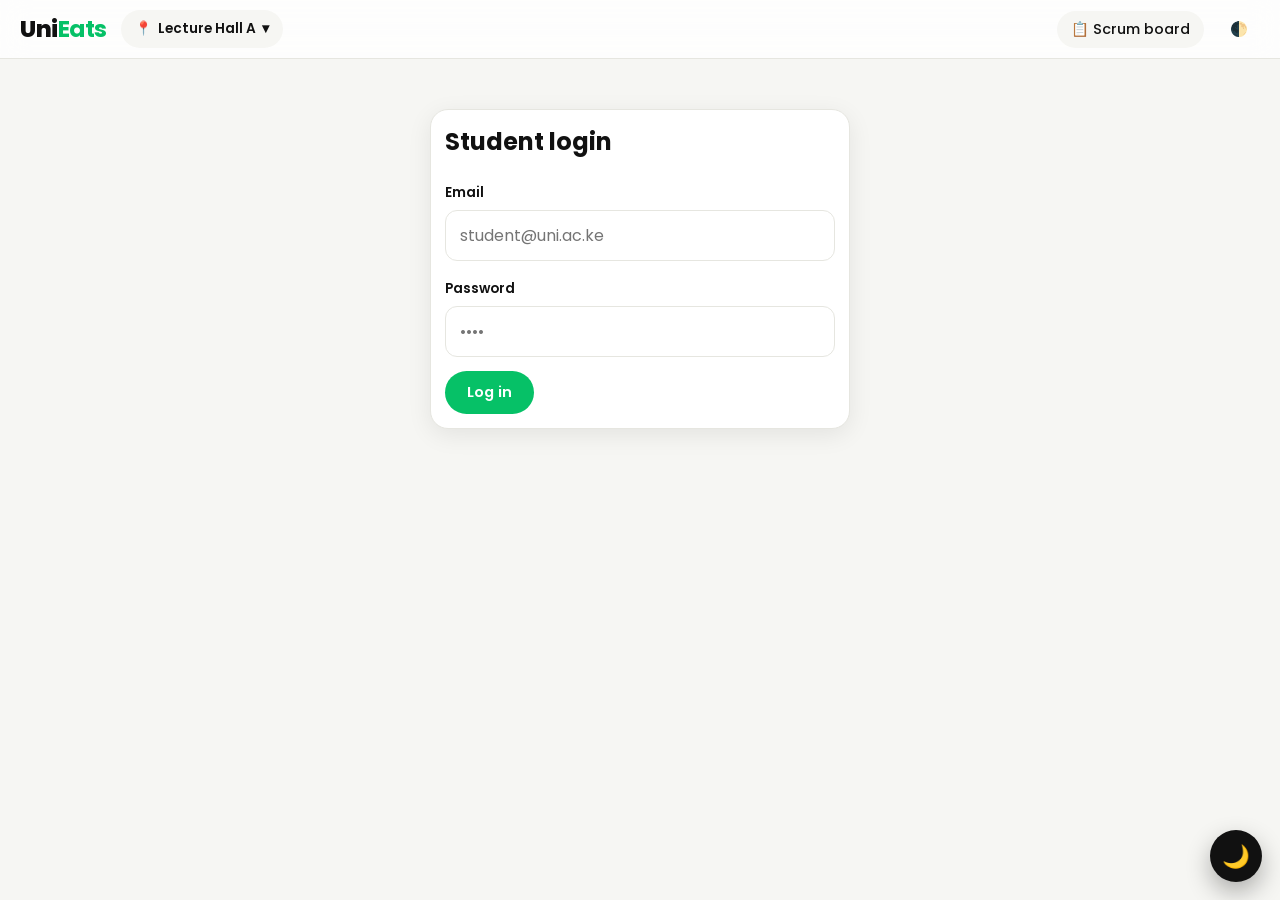
<file: public/index.html>
<!doctype html>
<html lang="en">
  <head>
    <meta charset="UTF-8" />
    <meta name="viewport" content="width=device-width, initial-scale=1" />
    <title>UniEats – Campus food delivered to your lecture hall</title>
    <link rel="stylesheet" href="style.css?v=3" />
  </head>
  <body>
   <header>
  <h1 class="logo" onclick="go('menu')">Uni<b>Eats</b></h1>
  <button class="loc-pill" onclick="openLoc()" aria-label="Change delivery location">📍 <span id="locLabel">Set location</span> ▾</button>
  <a class="board-link" href="board.html">📋 Scrum board</a>
  <nav id="nav"></nav>
</header>
    <main id="app"></main>
    <div
      class="modal"
      id="locModal"
      onclick="if (event.target === this) closeLoc();"
    >
      <div class="sheet">
        <h2 style="margin-top: 0">Where should we deliver?</h2>
        <label for="locHall">Lecture hall / building</label>
        <select id="locHall"></select>
        <label for="locNote">Extra details (floor, door, landmark)</label>
        <input id="locNote" placeholder="e.g. 2nd floor, near the stairs" />
        <button class="ghost" onclick="useGPS()">
          📡 Use my current location
        </button>
        <p class="muted" id="gpsMsg"></p>
        <div class="row">
          <button class="ghost" onclick="closeLoc()">Cancel</button
          ><button class="p" onclick="saveLoc()">Save location</button>
        </div>
      </div>
    </div>
    <div class="toast" id="toast"></div>
    <button class="theme-fab" onclick="toggleDark()" aria-label="Switch dark or light mode"></button>
    <script src="app.js?v=3"></script>
  </body>
</html>
</file>
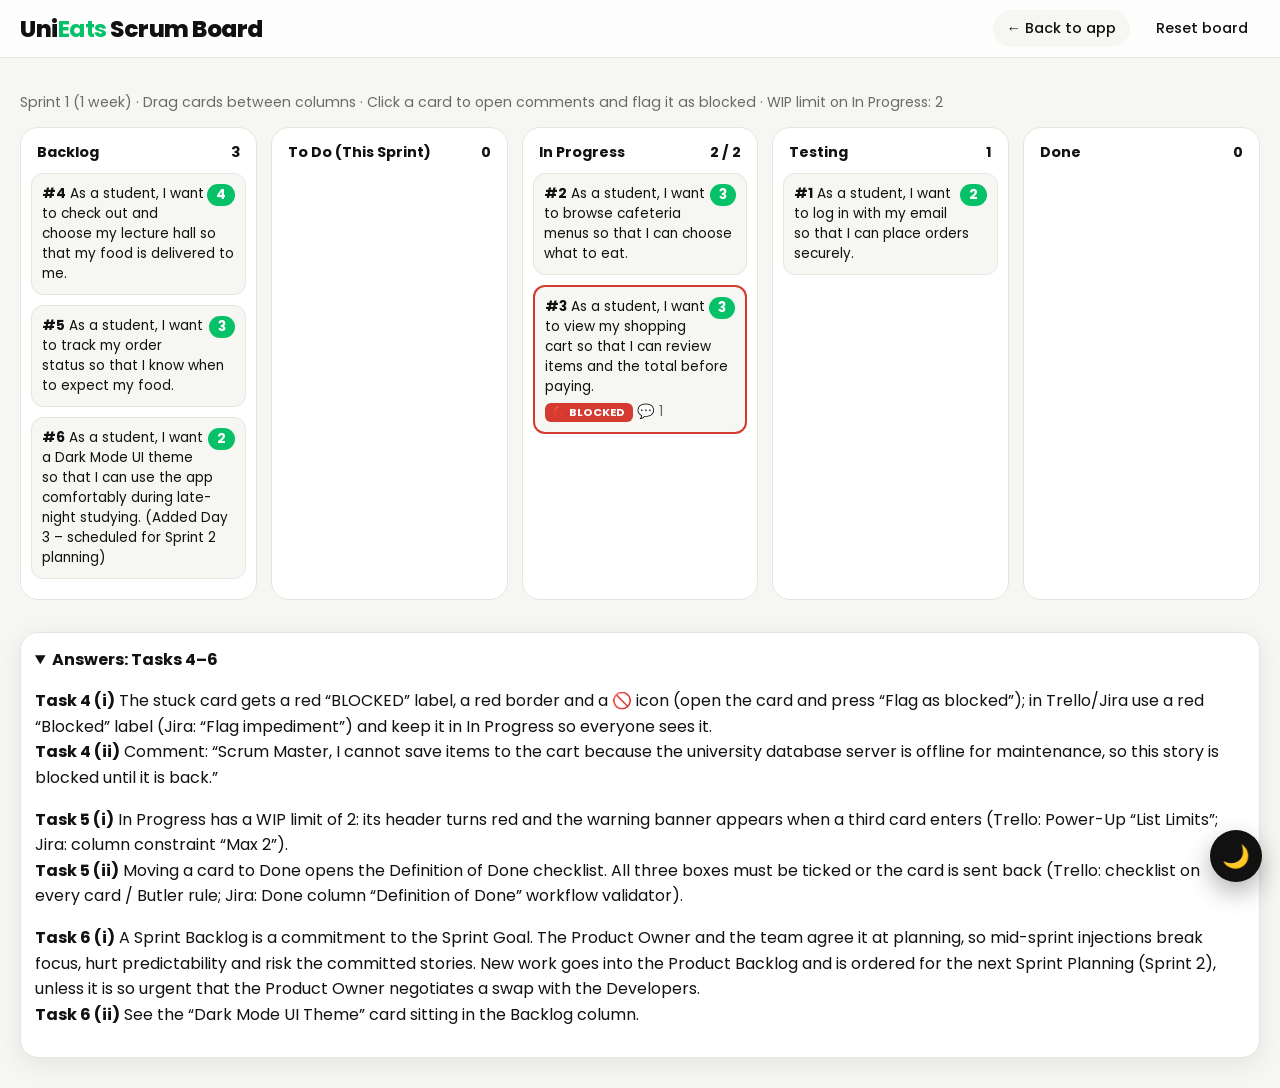
<file: public/board.html>
<!doctype html>
<html lang="en">
  <head>
    <meta charset="UTF-8" />
    <meta name="viewport" content="width=device-width, initial-scale=1" />
    <title>UniEats – Scrum Board (SIT 403 CAT 1)</title>
    <link rel="stylesheet" href="style.css?v=3" />
    <link rel="stylesheet" href="board.css?v=3" />
  </head>
  <body>
    <header>
  <h1 class="logo"><a href="index.html" style="color:inherit;text-decoration:none">Uni<b>Eats</b></a> Scrum Board</h1>
  <a class="board-link" href="index.html">← Back to app</a>
  <nav><button onclick="resetBoard()">Reset board</button></nav>
</header>
    <div class="wrap">
      <p class="muted">
        Sprint 1 (1 week) · Drag cards between columns · Click a card to open
        comments and flag it as blocked · WIP limit on In Progress: 2
      </p>
      <div id="warn" class="warn" hidden>
        ⚠ WIP limit exceeded: more than 2 stories are In Progress. Finish or
        test one before starting another.
      </div>
      <div class="board" id="board"></div>
      <details class="card" open>
        <summary><b>Answers: Tasks 4–6</b></summary>
        <p>
          <b>Task 4 (i)</b> The stuck card gets a red “BLOCKED” label, a red
          border and a 🚫 icon (open the card and press “Flag as blocked”); in
          Trello/Jira use a red “Blocked” label (Jira: “Flag impediment”) and
          keep it in In Progress so everyone sees it.<br /><b>Task 4 (ii)</b>
          Comment: “Scrum Master, I cannot save items to the cart because the
          university database server is offline for maintenance, so this story
          is blocked until it is back.”
        </p>
        <p>
          <b>Task 5 (i)</b> In Progress has a WIP limit of 2: its header turns
          red and the warning banner appears when a third card enters (Trello:
          Power-Up “List Limits”; Jira: column constraint “Max 2”).<br /><b
            >Task 5 (ii)</b
          >
          Moving a card to Done opens the Definition of Done checklist. All
          three boxes must be ticked or the card is sent back (Trello: checklist
          on every card / Butler rule; Jira: Done column “Definition of Done”
          workflow validator).
        </p>
        <p>
          <b>Task 6 (i)</b> A Sprint Backlog is a commitment to the Sprint Goal.
          The Product Owner and the team agree it at planning, so mid-sprint
          injections break focus, hurt predictability and risk the committed
          stories. New work goes into the Product Backlog and is ordered for the
          next Sprint Planning (Sprint 2), unless it is so urgent that the
          Product Owner negotiates a swap with the Developers.<br /><b
            >Task 6 (ii)</b
          >
          See the “Dark Mode UI Theme” card sitting in the Backlog column.
        </p>
      </details>
    </div>
    <div class="modal" id="dod">
      <div class="sheet">
        <h2 style="margin-top: 0">Definition of Done</h2>
        <p class="muted" id="dodTitle"></p>
        <label
          ><input type="checkbox" class="dc" /> Runs in a web browser without
          crashing</label
        >
        <label
          ><input type="checkbox" class="dc" /> Tested and approved by another
          teammate</label
        >
        <label
          ><input type="checkbox" class="dc" /> Working UI with no broken
          links</label
        >
        <p class="err" id="dodErr"></p>
        <div class="row">
          <button class="ghost" onclick="dodCancel()">Back to Testing</button
          ><button class="p" onclick="dodOk()">Move to Done</button>
        </div>
      </div>
    </div>
    <div class="modal" id="cardM"><div class="sheet" id="cardSheet"></div></div>
    <button class="theme-fab" onclick="toggleDark()" aria-label="Switch dark or light mode"></button>
    <script src="board.js?v=3"></script>
  </body>
</html>
</file>
<file: public/style.css>
/* UniEats – delivery-app theme */
@import url("https://fonts.googleapis.com/css2?family=Poppins:wght@400;500;600;700;800&display=swap");
:root {
  --bg: #f6f6f3;
  --card: #fff;
  --text: #111;
  --muted: #6b6b66;
  --accent: #06c167;
  --accent2: #04a054;
  --hot: #ff5a36;
  --line: #e6e6e0;
  --shadow: 0 6px 24px rgba(0, 0, 0, 0.08);
  --r: 18px;
}
body.dark {
  --bg: #0e0f0e;
  --card: #1a1c1a;
  --text: #f3f5f2;
  --muted: #9aa39c;
  --line: #2a2e2a;
  --shadow: 0 6px 24px rgba(0, 0, 0, 0.5);
}
* {
  box-sizing: border-box;
}
html {
  scroll-behavior: smooth;
}
body {
  margin: 0;
  font-family:
    Poppins,
    system-ui,
    Segoe UI,
    Arial,
    sans-serif;
  background: var(--bg);
  color: var(--text);
  transition:
    background 0.4s,
    color 0.4s;
}
header {
  position: sticky;
  top: 0;
  z-index: 20;
  display: flex;
  align-items: center;
  gap: 14px;
  padding: 10px 20px;
  background: color-mix(in srgb, var(--card) 80%, transparent);
  backdrop-filter: blur(14px);
  border-bottom: 1px solid var(--line);
}
.logo {
  font-weight: 800;
  font-size: 1.45rem;
  letter-spacing: -0.5px;
  margin: 0;
  cursor: pointer;
}
.logo b {
  color: var(--accent);
}
.loc-pill {
  display: flex;
  align-items: center;
  gap: 6px;
  border: 0;
  background: var(--bg);
  color: var(--text);
  padding: 9px 14px;
  border-radius: 99px;
  font: 600 0.85rem Poppins;
  cursor: pointer;
  max-width: 240px;
  transition: 0.25s;
}
.loc-pill span {
  white-space: nowrap;
  overflow: hidden;
  text-overflow: ellipsis;
}
.loc-pill:hover {
  background: var(--accent);
  color: #fff;
  transform: translateY(-2px);
  box-shadow: 0 8px 18px rgba(6, 193, 103, 0.35);
}
nav {
  margin-left: auto;
  display: flex;
  align-items: center;
  gap: 6px;
}
nav a,
nav button {
  position: relative;
  background: none;
  border: 0;
  color: var(--text);
  font: 500 0.9rem Poppins;
  padding: 8px 12px;
  border-radius: 99px;
  cursor: pointer;
  text-decoration: none;
  transition: 0.25s;
}
nav a:hover,
nav button:hover {
  background: var(--bg);
}
nav .cartbtn {
  background: var(--text);
  color: var(--bg);
}
nav .cartbtn:hover {
  background: var(--accent);
  color: #fff;
}
.bump {
  animation: bump 0.45s;
}
@keyframes bump {
  40% {
    transform: scale(1.25) rotate(-4deg);
  }
}
main {
  max-width: 980px;
  margin: 0 auto;
  padding: 20px;
  animation: enter 0.6s cubic-bezier(0.2, 0.8, 0.2, 1);
}
@keyframes enter {
  from {
    opacity: 0;
    transform: translateY(18px);
  }
}
/* hero */
.hero {
  position: relative;
  overflow: hidden;
  border-radius: 28px;
  padding: 42px 30px;
  color: #fff;
  background: linear-gradient(120deg, #06c167, #0a8f5b, #111, #06c167);
  background-size: 300% 300%;
  animation: flow 12s ease infinite;
  margin-bottom: 22px;
}
@keyframes flow {
  50% {
    background-position: 100% 50%;
  }
}
.hero h2 {
  font-size: clamp(1.8rem, 5vw, 2.8rem);
  line-height: 1.1;
  margin: 0 0 8px;
  font-weight: 800;
  letter-spacing: -1px;
}
.hero p {
  margin: 0 0 20px;
  opacity: 0.9;
}
.hero i {
  position: absolute;
  font-style: normal;
  font-size: 3rem;
  opacity: 0.25;
  animation: float 6s ease-in-out infinite;
}
.hero i:nth-of-type(1) {
  right: 6%;
  top: 12%;
}
.hero i:nth-of-type(2) {
  right: 22%;
  bottom: 8%;
  animation-delay: -2s;
  font-size: 2.4rem;
}
.hero i:nth-of-type(3) {
  right: 38%;
  top: 10%;
  animation-delay: -4s;
  font-size: 2rem;
}
@keyframes float {
  50% {
    transform: translateY(-16px) rotate(10deg);
  }
}
.searchbar {
  display: flex;
  background: #fff;
  border-radius: 99px;
  padding: 6px;
  max-width: 520px;
  box-shadow: 0 12px 30px rgba(0, 0, 0, 0.25);
  transition: 0.3s;
}
.searchbar:focus-within {
  transform: scale(1.02);
}
.searchbar input {
  border: 0;
  outline: 0;
  background: none;
  flex: 1;
  padding: 10px 16px;
  margin: 0;
  font: 500 0.95rem Poppins;
  color: #111;
}
/* chips */
.chips {
  display: flex;
  gap: 10px;
  overflow-x: auto;
  padding: 4px 0 14px;
  scrollbar-width: none;
}
.chip {
  flex: none;
  border: 1px solid var(--line);
  background: var(--card);
  color: var(--text);
  padding: 9px 18px;
  border-radius: 99px;
  font: 500 0.88rem Poppins;
  cursor: pointer;
  transition: 0.25s;
}
.chip:hover {
  transform: translateY(-3px);
  box-shadow: var(--shadow);
}
.chip.on {
  background: var(--text);
  color: var(--bg);
  border-color: var(--text);
}
/* restaurants & items */
.rest-head {
  display: flex;
  align-items: center;
  gap: 14px;
  margin: 26px 0 10px;
}
.rest-head .logo-e {
  font-size: 2rem;
  width: 58px;
  height: 58px;
  display: grid;
  place-items: center;
  border-radius: 16px;
  background: linear-gradient(135deg, var(--accent), #7be6b0);
}
.rest-head h2 {
  margin: 0;
  font-size: 1.3rem;
}
.meta {
  color: var(--muted);
  font-size: 0.82rem;
}
.badge {
  display: inline-block;
  background: var(--accent);
  color: #fff;
  border-radius: 99px;
  padding: 2px 10px;
  font-size: 0.72rem;
  font-weight: 600;
  margin-left: 6px;
}
.grid {
  display: grid;
  grid-template-columns: repeat(auto-fill, minmax(220px, 1fr));
  gap: 16px;
}
.card {
  background: var(--card);
  border: 1px solid var(--line);
  border-radius: var(--r);
  padding: 14px;
  margin: 10px 0;
  box-shadow: var(--shadow);
}
.dish {
  margin: 0;
  padding: 0;
  overflow: hidden;
  transition:
    transform 0.35s cubic-bezier(0.2, 0.8, 0.2, 1),
    box-shadow 0.35s;
}
.dish:hover {
  transform: translateY(-8px);
  box-shadow: 0 20px 40px rgba(6, 193, 103, 0.22);
}
.dish .pic {
  height: 130px;
  display: grid;
  place-items: center;
  font-size: 3.6rem;
  background: linear-gradient(135deg, #e9fff3, #fff4e1);
  overflow: hidden;
}
body.dark .dish .pic {
  background: linear-gradient(135deg, #143324, #33260f);
}
.dish .pic span {
  transition: transform 0.5s;
}
.dish:hover .pic span {
  transform: scale(1.3) rotate(-8deg);
}
.dish .body {
  padding: 12px 14px 14px;
  display: flex;
  justify-content: space-between;
  align-items: center;
  gap: 8px;
}
.row {
  display: flex;
  justify-content: space-between;
  align-items: center;
  gap: 10px;
}
.muted {
  color: var(--muted);
  font-size: 0.88rem;
}
.err {
  color: #d43a2f;
  font-weight: 500;
}
.ok {
  color: var(--accent2);
  font-weight: 600;
}
/* forms & buttons */
label {
  font-weight: 600;
  font-size: 0.85rem;
}
input,
select,
textarea {
  width: 100%;
  padding: 12px 14px;
  margin: 6px 0 14px;
  border: 1.5px solid var(--line);
  border-radius: 12px;
  background: var(--card);
  color: var(--text);
  font: inherit;
  transition: 0.25s;
}
input:focus,
select:focus,
textarea:focus {
  outline: 0;
  border-color: var(--accent);
  box-shadow: 0 0 0 4px rgba(6, 193, 103, 0.18);
}
button.p {
  position: relative;
  overflow: hidden;
  background: var(--accent);
  color: #fff;
  border: 0;
  border-radius: 99px;
  padding: 11px 22px;
  font: 600 0.92rem Poppins;
  cursor: pointer;
  transition: 0.25s;
}
button.p::after {
  content: "";
  position: absolute;
  top: 0;
  left: -80%;
  width: 50%;
  height: 100%;
  background: linear-gradient(
    90deg,
    transparent,
    rgba(255, 255, 255, 0.5),
    transparent
  );
  transform: skewX(-20deg);
}
button.p:hover {
  background: var(--accent2);
  transform: translateY(-2px);
  box-shadow: 0 10px 20px rgba(6, 193, 103, 0.4);
}
button.p:hover::after {
  left: 130%;
  transition: left 0.7s;
}
button.p:active {
  transform: scale(0.95);
}
button.s {
  background: var(--bg);
  border: 0;
  color: var(--text);
  border-radius: 50%;
  width: 32px;
  height: 32px;
  cursor: pointer;
  font-weight: 700;
  transition: 0.2s;
}
button.s:hover {
  background: var(--accent);
  color: #fff;
  transform: scale(1.15);
}
button.ghost {
  background: none;
  border: 1.5px solid var(--line);
  color: var(--text);
  border-radius: 99px;
  padding: 10px 16px;
  font: 500 0.88rem Poppins;
  cursor: pointer;
  transition: 0.25s;
}
button.ghost:hover {
  border-color: var(--accent);
  color: var(--accent);
}
.auth {
  max-width: 420px;
  margin: 30px auto;
}
.auth h2 {
  margin-top: 0;
}
.checkout-loc {
  border: 2px dashed var(--accent);
  border-radius: var(--r);
  padding: 14px;
  margin-bottom: 14px;
  background: rgba(6, 193, 103, 0.06);
}
/* tracker */
.track {
  display: flex;
  justify-content: space-between;
  position: relative;
  margin: 22px 8px 8px;
}
.track::before,
.track .fill {
  content: "";
  position: absolute;
  top: 14px;
  left: 0;
  height: 4px;
  border-radius: 4px;
  background: var(--line);
}
.track::before {
  width: 100%;
}
.track .fill {
  background: var(--accent);
  transition: width 1s;
}
.step {
  position: relative;
  z-index: 1;
  text-align: center;
  font-size: 0.7rem;
  color: var(--muted);
  width: 25%;
}
.step b {
  display: block;
  width: 30px;
  height: 30px;
  line-height: 30px;
  margin: 0 auto 4px;
  border-radius: 50%;
  background: var(--card);
  border: 3px solid var(--line);
  transition: 0.5s;
}
.step.on {
  color: var(--text);
}
.step.on b {
  border-color: var(--accent);
  background: var(--accent);
  color: #fff;
}
.step.now b {
  animation: pulse 1.4s infinite;
}
@keyframes pulse {
  0% {
    box-shadow: 0 0 0 0 rgba(6, 193, 103, 0.6);
  }
  100% {
    box-shadow: 0 0 0 14px transparent;
  }
}
.rider {
  position: absolute;
  top: -14px;
  font-size: 1.4rem;
  transition: left 1s;
  transform: translateX(-50%);
  animation: ride 0.5s infinite alternate;
}
@keyframes ride {
  to {
    margin-top: -4px;
  }
}
/* modal, toast, skeleton */
.modal {
  position: fixed;
  inset: 0;
  z-index: 50;
  display: none;
  place-items: center;
  background: rgba(0, 0, 0, 0.5);
  backdrop-filter: blur(6px);
}
.modal.open {
  display: grid;
}
.sheet {
  width: min(440px, 92vw);
  background: var(--card);
  border-radius: 24px;
  padding: 24px;
  animation: pop 0.35s cubic-bezier(0.2, 1.4, 0.4, 1);
}
@keyframes pop {
  from {
    opacity: 0;
    transform: scale(0.8) translateY(30px);
  }
}
.toast {
  position: fixed;
  left: 50%;
  bottom: 26px;
  transform: translate(-50%, 120px);
  background: #111;
  color: #fff;
  padding: 12px 22px;
  border-radius: 99px;
  font-weight: 500;
  z-index: 60;
  transition: transform 0.45s cubic-bezier(0.2, 1.4, 0.4, 1);
}
.toast.show {
  transform: translate(-50%, 0);
}
.skel {
  height: 190px;
  border-radius: var(--r);
  background: linear-gradient(
    90deg,
    var(--line) 25%,
    var(--card) 50%,
    var(--line) 75%
  );
  background-size: 200% 100%;
  animation: shim 1.2s infinite;
}
@keyframes shim {
  to {
    background-position: -200% 0;
  }
}
:focus-visible {
  outline: 3px solid var(--accent);
  outline-offset: 2px;
}
@media (max-width: 640px) {
  header {
    flex-wrap: wrap;
  }
  nav {
    width: 100%;
    justify-content: space-between;
    margin: 0;
  }
  .hero {
    padding: 30px 20px;
  }
}
@media (prefers-reduced-motion: reduce) {
  * {
    animation: none !important;
    transition: none !important;
  }
}
.board-link {
  margin-left: auto;
  color: var(--text);
  text-decoration: none;
  font: 500 0.9rem Poppins;
  padding: 8px 14px;
  border-radius: 99px;
  background: var(--bg);
  transition: 0.25s;
}
.board-link:hover {
  background: var(--accent);
  color: #fff;
  transform: translateY(-2px);
  box-shadow: 0 8px 18px rgba(6, 193, 103, 0.35);
}
.board-link + nav {
  margin-left: 0;
}
.theme-fab {
  position: fixed;
  right: 18px;
  bottom: 18px;
  z-index: 40;
  width: 52px;
  height: 52px;
  border: 0;
  border-radius: 50%;
  background: var(--text);
  color: var(--bg);
  font-size: 1.4rem;
  cursor: pointer;
  box-shadow: 0 10px 24px rgba(0, 0, 0, 0.3);
  transition:
    transform 0.5s cubic-bezier(0.2, 1.4, 0.4, 1),
    background 0.3s;
}
.theme-fab::before {
  content: "🌙";
}
body.dark .theme-fab::before {
  content: "☀️";
}
.theme-fab:hover {
  transform: rotate(25deg) scale(1.12);
  background: var(--accent);
  color: #fff;
}
.theme-fab:active {
  transform: rotate(180deg) scale(0.9);
}
</file>
<file: public/board.css>
.wrap {
  max-width: 1300px;
  margin: 0 auto;
  padding: 20px;
}
.board {
  display: grid;
  grid-template-columns: repeat(5, minmax(210px, 1fr));
  gap: 14px;
  overflow-x: auto;
  padding-bottom: 14px;
}
.col {
  background: var(--card);
  border: 1px solid var(--line);
  border-radius: var(--r);
  padding: 10px;
  min-height: 330px;
  transition: 0.25s;
}
.col h3 {
  margin: 4px 6px 10px;
  font-size: 0.9rem;
  display: flex;
  justify-content: space-between;
}
.col.over {
  border-color: var(--accent);
  box-shadow: 0 0 0 4px rgba(6, 193, 103, 0.2);
}
.col.limit {
  border-color: #d43a2f;
  background: rgba(212, 58, 47, 0.08);
  animation: pulseRed 1.2s infinite;
}
@keyframes pulseRed {
  50% {
    box-shadow: 0 0 0 6px rgba(212, 58, 47, 0.25);
  }
}
.k {
  background: var(--bg);
  border: 1px solid var(--line);
  border-radius: 12px;
  padding: 10px;
  margin-bottom: 10px;
  cursor: grab;
  font-size: 0.85rem;
  transition: 0.25s;
}
.k:hover {
  transform: translateY(-3px);
  box-shadow: var(--shadow);
}
.k.blocked {
  border: 2px solid #d43a2f;
}
.pts {
  float: right;
  background: var(--accent);
  color: #fff;
  border-radius: 99px;
  padding: 1px 9px;
  font-weight: 700;
}
.tag {
  display: inline-block;
  background: #d43a2f;
  color: #fff;
  border-radius: 6px;
  padding: 1px 8px;
  font-size: 0.7rem;
  font-weight: 700;
  margin-top: 6px;
}
.warn {
  background: #d43a2f;
  color: #fff;
  padding: 12px 18px;
  border-radius: 14px;
  margin-bottom: 12px;
  font-weight: 600;
  animation: pop 0.3s;
}
details.card {
  margin-top: 18px;
}
details p {
  line-height: 1.6;
}
.cm {
  background: var(--bg);
  border-radius: 10px;
  padding: 8px 10px;
  margin: 6px 0;
  font-size: 0.85rem;
}
</file>
